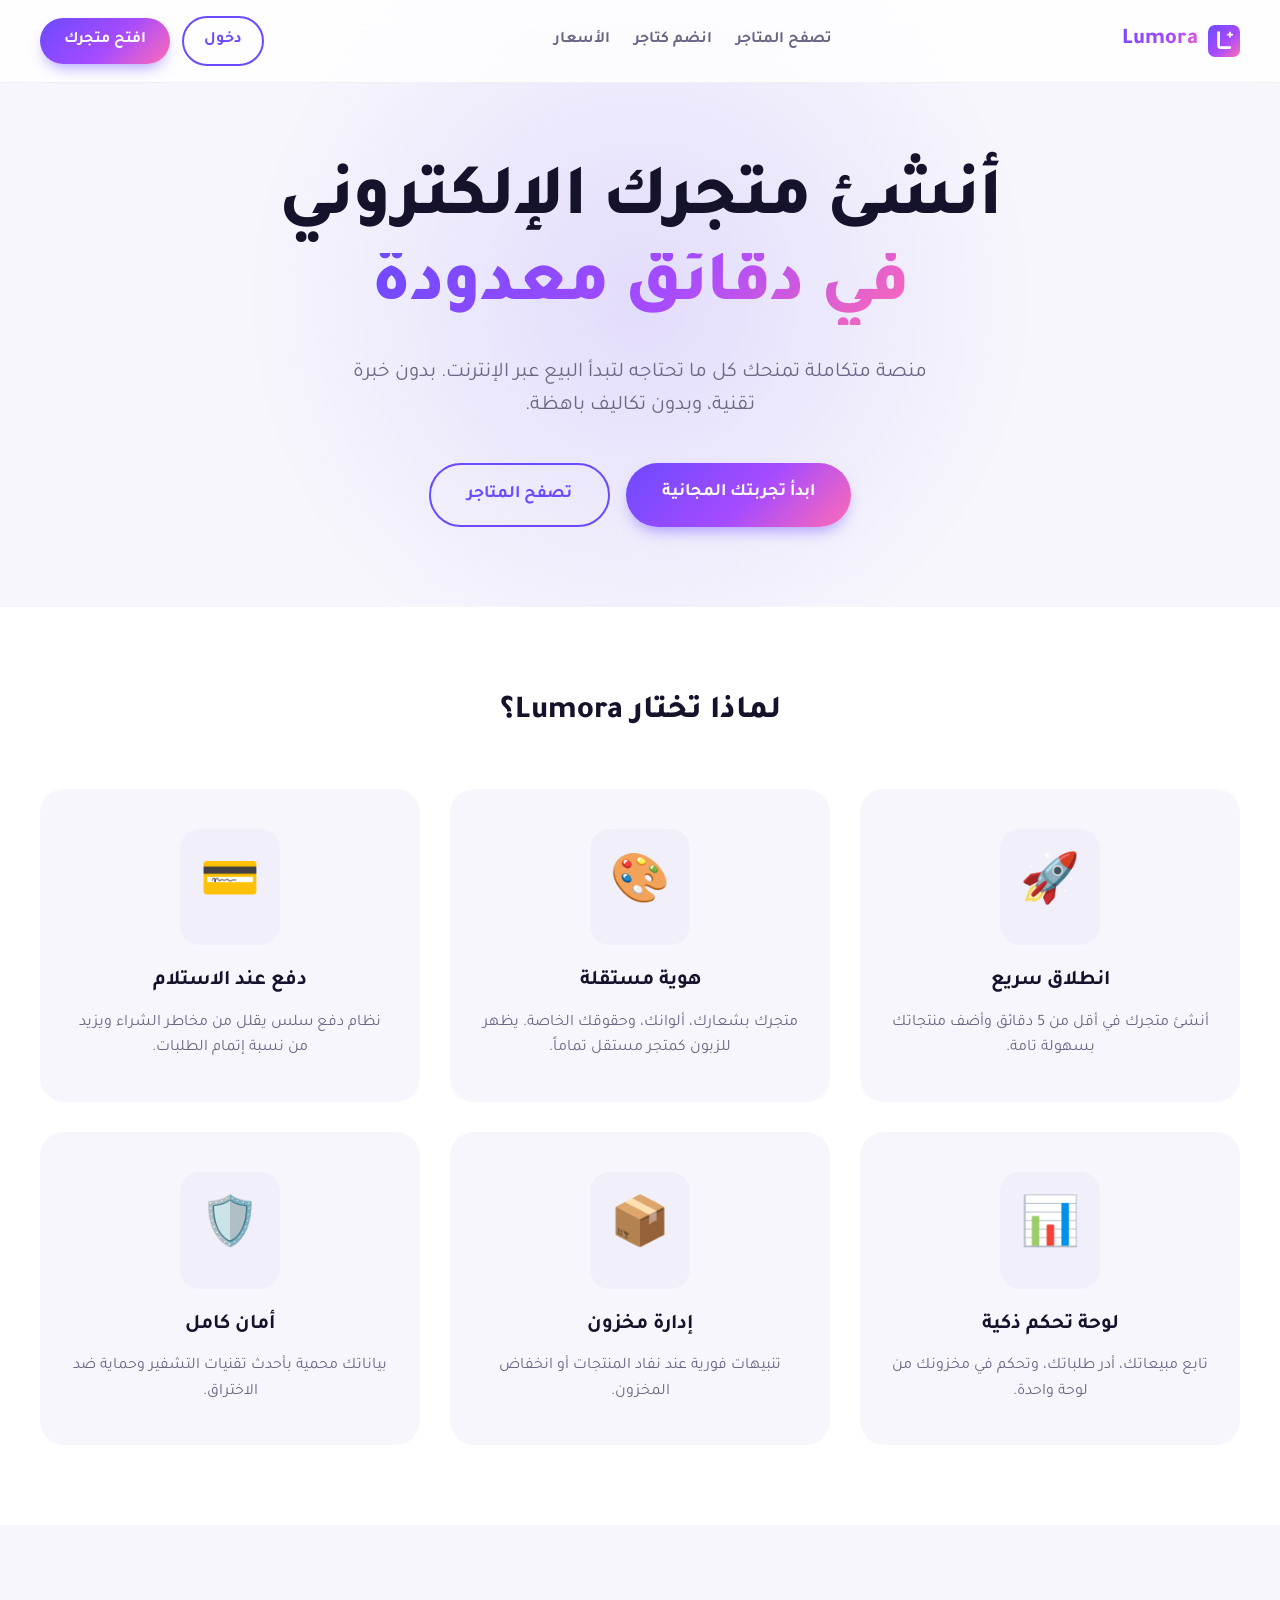
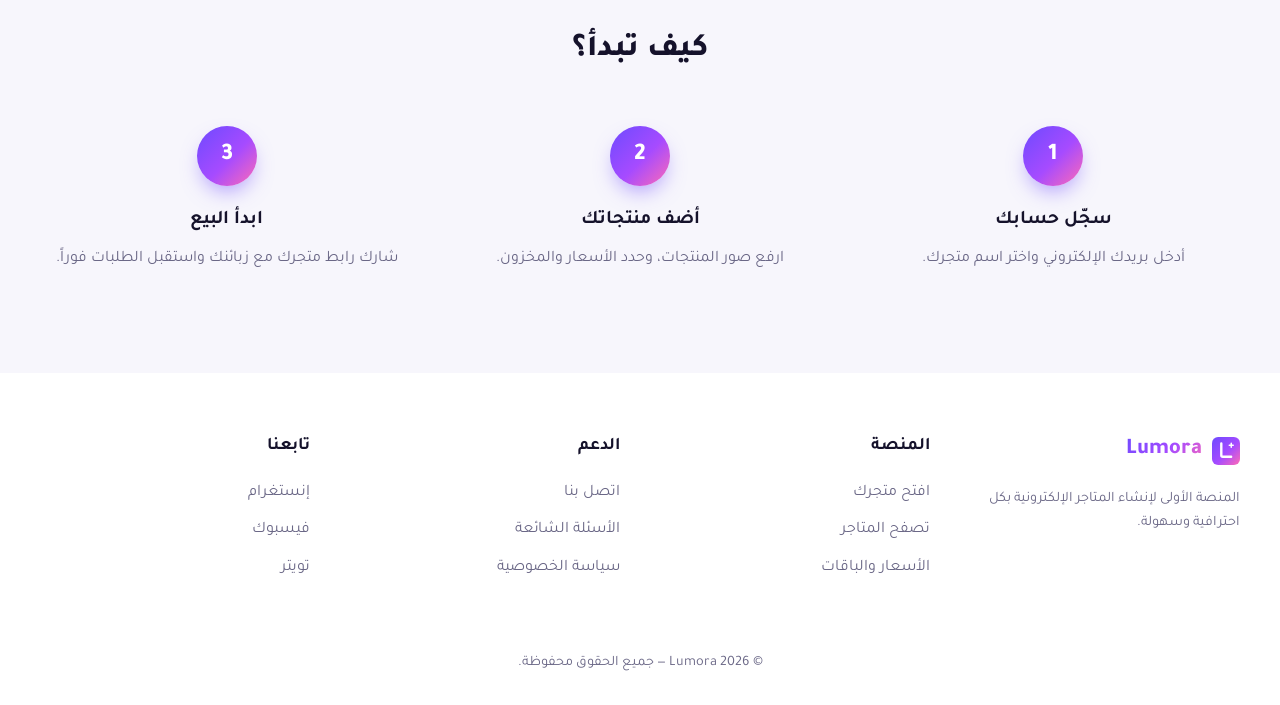
<file: index.html>
<!doctype html>
<html lang="ar" dir="rtl" data-theme="light">
<head>
<meta charset="utf-8">
<meta name="viewport" content="width=device-width,initial-scale=1">
<title>Lumora — منصة المتاجر الإلكترونية</title>
<meta name="description" content="أنشئ متجرك الإلكتروني في دقائق. تسوق من أفضل المتاجر.">
<meta name="theme-color" content="#6d4aff">
<link rel="icon" href="icon.svg" type="image/svg+xml">
<link href="https://fonts.googleapis.com/css2?family=Inter:wght@400;500;600;700;800&family=Tajawal:wght@400;500;700;800&display=swap" rel="stylesheet">
<style>
:root {
  --bg: #f7f6fc; --surface: #fff; --surface2: #f1effa; --text: #15122b; --muted: #6a6786;
  --p: #6d4aff; --a: #00c896; --grad: linear-gradient(135deg, #6d4aff 0%, #a64bff 55%, #ff6bb5 100%);
  --shadow: 0 20px 40px -10px rgba(60,40,140,.15); --radius: 24px;
}
[data-theme=dark] {
  --bg: #0c0a1a; --surface: #151229; --surface2: #1d1a36; --text: #f3f1ff; --muted: #a29fc4;
  --shadow: 0 20px 40px -10px rgba(0,0,0,.6);
}
* { box-sizing: border-box; margin: 0; font-family: 'Tajawal', 'Inter', sans-serif; }
body { background: var(--bg); color: var(--text); line-height: 1.6; overflow-x: hidden; }
a { text-decoration: none; color: inherit; }
button { cursor: pointer; border: 0; background: none; font: inherit; color: inherit; }
.wrap { width: min(1200px, 100% - 40px); margin-inline: auto; }

/* Navbar */
.navbar { position: fixed; top: 0; left: 0; right: 0; z-index: 100; background: rgba(255,255,255,0.8); backdrop-filter: blur(12px); border-bottom: 1px solid rgba(0,0,0,0.05); transition: 0.3s; }
[data-theme=dark] .navbar { background: rgba(12,10,26,0.8); border-bottom: 1px solid rgba(255,255,255,0.05); }
.nav-inner { display: flex; justify-content: space-between; align-items: center; padding: 16px 0; }
.logo { display: flex; align-items: center; gap: 10px; font-weight: 800; font-size: 1.4rem; }
.logo span { background: var(--grad); -webkit-background-clip: text; color: transparent; }
.nav-links { display: flex; gap: 24px; font-weight: 600; color: var(--muted); }
.nav-links a:hover { color: var(--p); }
.nav-actions { display: flex; gap: 12px; align-items: center; }
.btn-outline { padding: 10px 20px; border-radius: 999px; font-weight: 700; border: 2px solid var(--p); color: var(--p); transition: 0.2s; }
.btn-outline:hover { background: var(--p); color: #fff; }
.btn-primary { padding: 10px 24px; border-radius: 999px; font-weight: 700; background: var(--grad); color: #fff; transition: 0.2s; box-shadow: 0 8px 16px -6px rgba(109,74,255,0.6); }
.btn-primary:hover { transform: translateY(-2px); box-shadow: 0 12px 20px -6px rgba(109,74,255,0.8); }

/* Hero */
.hero { padding: 160px 0 80px; position: relative; text-align: center; overflow: hidden; }
.hero::before { content: ''; position: absolute; top: -100px; left: 50%; transform: translateX(-50%); width: 800px; height: 800px; background: radial-gradient(circle, rgba(109,74,255,0.15) 0%, transparent 70%); z-index: -1; }
.hero h1 { font-size: clamp(2.5rem, 6vw, 4.5rem); font-weight: 800; line-height: 1.2; margin-bottom: 24px; letter-spacing: -0.02em; }
.hero h1 span { background: var(--grad); -webkit-background-clip: text; color: transparent; }
.hero p { font-size: clamp(1.1rem, 2vw, 1.3rem); color: var(--muted); max-width: 600px; margin: 0 auto 40px; }
.hero-btns { display: flex; justify-content: center; gap: 16px; flex-wrap: wrap; }
.btn-large { padding: 16px 36px; font-size: 1.1rem; }

/* Features */
.features { padding: 80px 0; background: var(--surface); }
.section-title { text-align: center; font-size: 2rem; font-weight: 800; margin-bottom: 50px; }
.features-grid { display: grid; grid-template-columns: repeat(auto-fit, minmax(300px, 1fr)); gap: 30px; }
.feature-card { background: var(--bg); padding: 40px 30px; border-radius: var(--radius); text-align: center; transition: 0.3s; border: 1px solid var(--line); }
.feature-card:hover { transform: translateY(-5px); box-shadow: var(--shadow); }
.feature-icon { font-size: 3rem; margin-bottom: 20px; display: inline-block; padding: 20px; background: var(--surface2); border-radius: 20px; }
.feature-card h3 { font-size: 1.3rem; margin-bottom: 12px; }
.feature-card p { color: var(--muted); }

/* Steps */
.steps { padding: 100px 0; }
.steps-grid { display: grid; grid-template-columns: repeat(auto-fit, minmax(250px, 1fr)); gap: 40px; position: relative; }
.step { text-align: center; position: relative; }
.step-num { width: 60px; height: 60px; background: var(--grad); color: #fff; font-size: 1.5rem; font-weight: 800; border-radius: 50%; display: grid; place-items: center; margin: 0 auto 20px; box-shadow: 0 10px 20px -5px rgba(109,74,255,0.5); }
.step h3 { font-size: 1.2rem; margin-bottom: 10px; }
.step p { color: var(--muted); }

/* Footer */
.footer { background: var(--surface); padding: 60px 0 30px; border-top: 1px solid var(--line); }
.footer-grid { display: grid; grid-template-columns: repeat(auto-fit, minmax(200px, 1fr)); gap: 40px; margin-bottom: 40px; }
.footer-col h4 { font-size: 1.1rem; margin-bottom: 20px; }
.footer-col ul { list-style: none; padding: 0; display: grid; gap: 12px; }
.footer-col a { color: var(--muted); transition: 0.2s; }
.footer-col a:hover { color: var(--p); }
.footer-bottom { text-align: center; color: var(--muted); border-top: 1px solid var(--line); padding-top: 30px; font-size: 0.9rem; }

@media (max-width: 768px) {
  .nav-links { display: none; }
}
</style>
</head>
<body>

<nav class="navbar">
  <div class="wrap nav-inner">
    <a href="./" class="logo">
      <img src="icon.svg" alt="" width="32" height="32">
      <span>Lumora</span>
    </a>
    <div class="nav-links">
      <a href="stores.html">تصفح المتاجر</a>
      <a href="become-vendor.html">انضم كتاجر</a>
      <a href="policies.html">الأسعار</a>
    </div>
    <div class="nav-actions">
      <a href="login.html" class="btn-outline">دخول</a>
      <a href="become-vendor.html" class="btn-primary">افتح متجرك</a>
    </div>
  </div>
</nav>

<section class="hero">
  <div class="wrap">
    <h1>أنشئ متجرك الإلكتروني <br><span>في دقائق معدودة</span></h1>
    <p>منصة متكاملة تمنحك كل ما تحتاجه لتبدأ البيع عبر الإنترنت. بدون خبرة تقنية، وبدون تكاليف باهظة.</p>
    <div class="hero-btns">
      <a href="become-vendor.html" class="btn-primary btn-large">ابدأ تجربتك المجانية</a>
      <a href="stores.html" class="btn-outline btn-large">تصفح المتاجر</a>
    </div>
  </div>
</section>

<section class="features">
  <div class="wrap">
    <h2 class="section-title">لماذا تختار Lumora؟</h2>
    <div class="features-grid">
      <div class="feature-card">
        <div class="feature-icon">🚀</div>
        <h3>انطلاق سريع</h3>
        <p>أنشئ متجرك في أقل من 5 دقائق وأضف منتجاتك بسهولة تامة.</p>
      </div>
      <div class="feature-card">
        <div class="feature-icon">🎨</div>
        <h3>هوية مستقلة</h3>
        <p>متجرك بشعارك، ألوانك، وحقوقك الخاصة. يظهر للزبون كمتجر مستقل تماماً.</p>
      </div>
      <div class="feature-card">
        <div class="feature-icon">💳</div>
        <h3>دفع عند الاستلام</h3>
        <p>نظام دفع سلس يقلل من مخاطر الشراء ويزيد من نسبة إتمام الطلبات.</p>
      </div>
      <div class="feature-card">
        <div class="feature-icon">📊</div>
        <h3>لوحة تحكم ذكية</h3>
        <p>تابع مبيعاتك، أدر طلباتك، وتحكم في مخزونك من لوحة واحدة.</p>
      </div>
      <div class="feature-card">
        <div class="feature-icon">📦</div>
        <h3>إدارة مخزون</h3>
        <p>تنبيهات فورية عند نفاد المنتجات أو انخفاض المخزون.</p>
      </div>
      <div class="feature-card">
        <div class="feature-icon">🛡️</div>
        <h3>أمان كامل</h3>
        <p>بياناتك محمية بأحدث تقنيات التشفير وحماية ضد الاختراق.</p>
      </div>
    </div>
  </div>
</section>

<section class="steps">
  <div class="wrap">
    <h2 class="section-title">كيف تبدأ؟</h2>
    <div class="steps-grid">
      <div class="step">
        <div class="step-num">1</div>
        <h3>سجّل حسابك</h3>
        <p>أدخل بريدك الإلكتروني واختر اسم متجرك.</p>
      </div>
      <div class="step">
        <div class="step-num">2</div>
        <h3>أضف منتجاتك</h3>
        <p>ارفع صور المنتجات، وحدد الأسعار والمخزون.</p>
      </div>
      <div class="step">
        <div class="step-num">3</div>
        <h3>ابدأ البيع</h3>
        <p>شارك رابط متجرك مع زبائنك واستقبل الطلبات فوراً.</p>
      </div>
    </div>
  </div>
</section>

<footer class="footer">
  <div class="wrap">
    <div class="footer-grid">
      <div class="footer-col">
        <a href="./" class="logo" style="margin-bottom: 20px;">
          <img src="icon.svg" alt="" width="28" height="28">
          <span>Lumora</span>
        </a>
        <p style="color: var(--muted); font-size: 0.9rem;">المنصة الأولى لإنشاء المتاجر الإلكترونية بكل احترافية وسهولة.</p>
      </div>
      <div class="footer-col">
        <h4>المنصة</h4>
        <ul>
          <li><a href="become-vendor.html">افتح متجرك</a></li>
          <li><a href="stores.html">تصفح المتاجر</a></li>
          <li><a href="policies.html">الأسعار والباقات</a></li>
        </ul>
      </div>
      <div class="footer-col">
        <h4>الدعم</h4>
        <ul>
          <li><a href="contact.html">اتصل بنا</a></li>
          <li><a href="policies.html#faq">الأسئلة الشائعة</a></li>
          <li><a href="policies.html#privacy">سياسة الخصوصية</a></li>
        </ul>
      </div>
      <div class="footer-col">
        <h4>تابعنا</h4>
        <ul>
          <li><a href="#">إنستغرام</a></li>
          <li><a href="#">فيسبوك</a></li>
          <li><a href="#">تويتر</a></li>
        </ul>
      </div>
    </div>
    <div class="footer-bottom">
      © 2026 Lumora — جميع الحقوق محفوظة.
    </div>
  </div>
</footer>

<script>
// تأثير بسيط عند التمرير
window.addEventListener('scroll', () => {
  const nav = document.querySelector('.navbar');
  if (window.scrollY > 20) {
    nav.style.boxShadow = '0 4px 20px rgba(0,0,0,0.05)';
  } else {
    nav.style.boxShadow = 'none';
  }
});
</script>
</body>
</html>
</file>
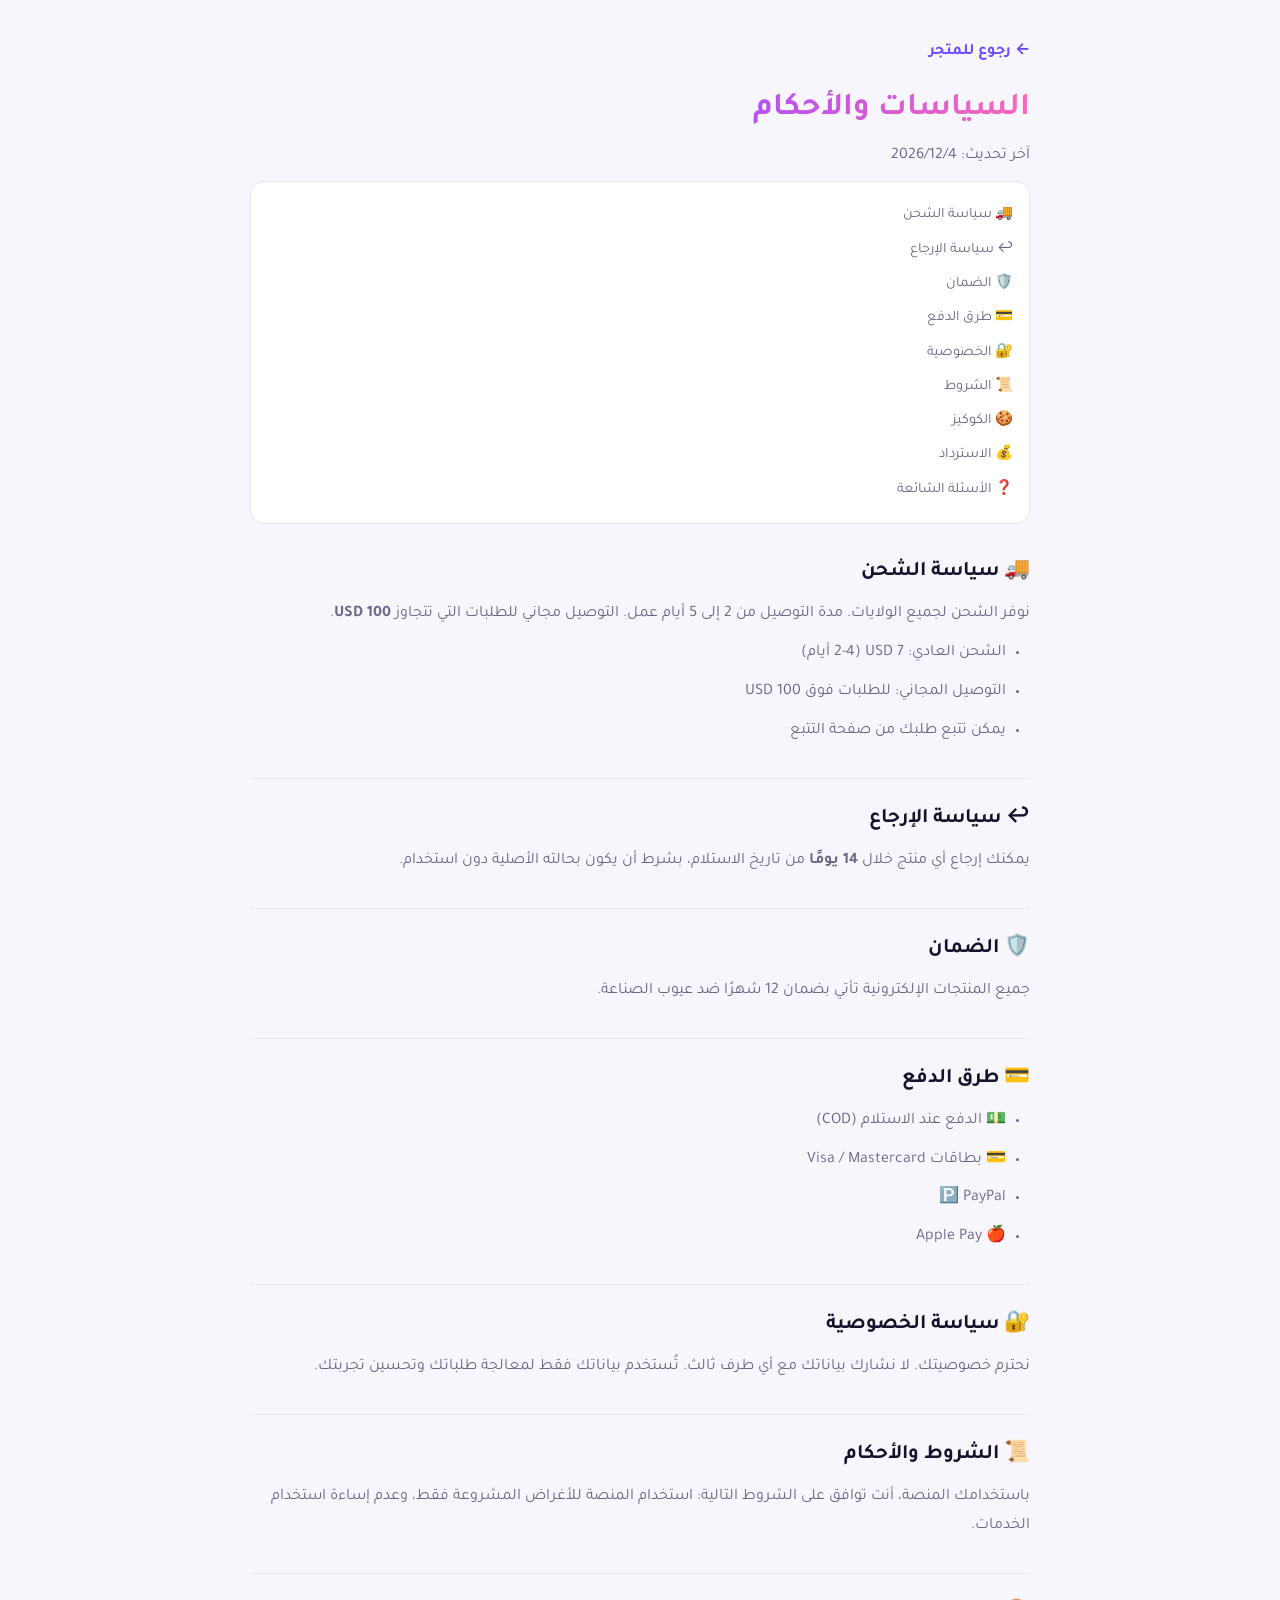
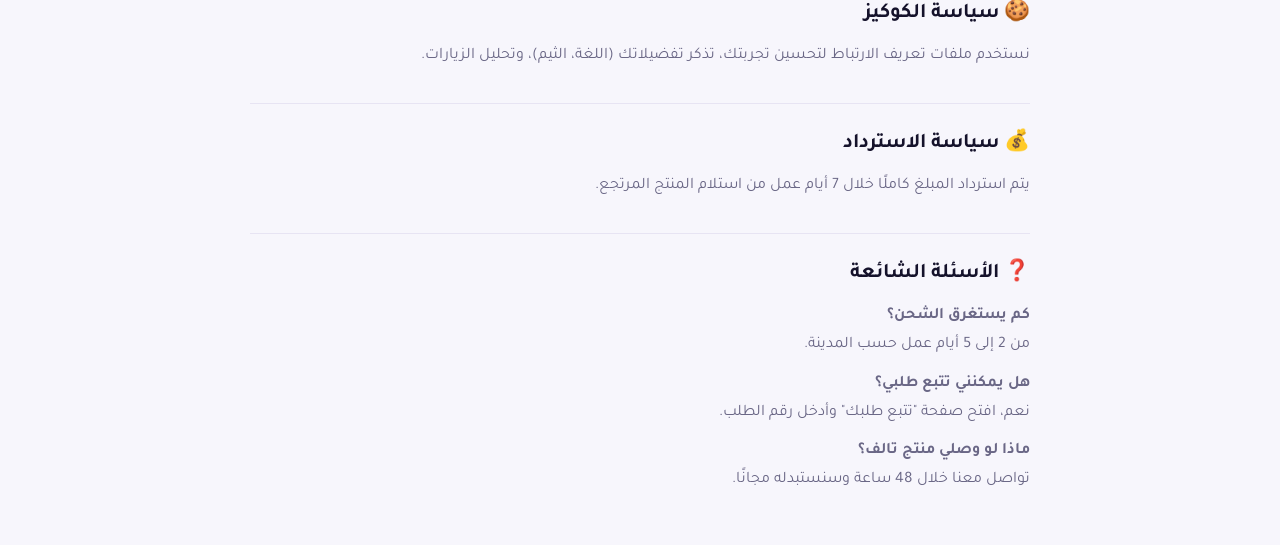
<file: policies.html>
<!doctype html>
<html lang="ar" dir="rtl" data-theme="light">
<head>
<meta charset="utf-8">
<meta name="viewport" content="width=device-width,initial-scale=1">
<title>السياسات — Lumora</title>
<meta name="theme-color" content="#6d4aff">
<link rel="icon" href="icon.svg" type="image/svg+xml">
<link rel="preconnect" href="https://fonts.googleapis.com">
<link rel="preconnect" href="https://fonts.gstatic.com" crossorigin>
<link href="https://fonts.googleapis.com/css2?family=Inter:wght@400;500;600;700;800&family=Tajawal:wght@400;500;700;800&display=swap" rel="stylesheet">
<link rel="stylesheet" href="css/style.css">
<style>
  .policy-wrap{max-width:820px;margin:0 auto;padding:40px 20px}
  .policy-wrap h1{font-size:2rem;margin-bottom:8px;background:var(--grad);-webkit-background-clip:text;background-clip:text;color:transparent}
  .policy-wrap h2{font-size:1.3rem;margin:32px 0 12px;padding-top:24px;border-top:1px solid var(--line)}
  .policy-wrap h2:first-of-type{border-top:0;padding-top:0}
  .policy-wrap p,.policy-wrap li{color:var(--muted);line-height:1.8;margin-bottom:10px}
  .policy-wrap ul{padding-inline-start:24px}
  .policy-nav{position:sticky;top:80px;background:var(--surface);border:1px solid var(--line);border-radius:14px;padding:16px;margin-bottom:24px}
  .policy-nav a{display:block;color:var(--muted);text-decoration:none;padding:6px 0;font-size:.9rem}
  .policy-nav a:hover{color:var(--p)}
  .back{display:inline-block;margin-bottom:20px;color:var(--p);text-decoration:none;font-weight:700}
</style>
</head>
<body>

<div class="policy-wrap">
  <a href="./" class="back">← رجوع للمتجر</a>
  <h1>السياسات والأحكام</h1>
  <p>آخر تحديث: <span id="lastUpdated"></span></p>

  <nav class="policy-nav">
    <a href="#shipping">🚚 سياسة الشحن</a>
    <a href="#returns">↩️ سياسة الإرجاع</a>
    <a href="#warranty">🛡️ الضمان</a>
    <a href="#payment">💳 طرق الدفع</a>
    <a href="#privacy">🔐 الخصوصية</a>
    <a href="#terms">📜 الشروط</a>
    <a href="#cookies">🍪 الكوكيز</a>
    <a href="#refund">💰 الاسترداد</a>
    <a href="#faq">❓ الأسئلة الشائعة</a>
  </nav>

  <h2 id="shipping">🚚 سياسة الشحن</h2>
  <p>نوفر الشحن لجميع الولايات. مدة التوصيل من 2 إلى 5 أيام عمل. التوصيل مجاني للطلبات التي تتجاوز <b>100 USD</b>.</p>
  <ul>
    <li>الشحن العادي: 7 USD (2-4 أيام)</li>
    <li>التوصيل المجاني: للطلبات فوق 100 USD</li>
    <li>يمكن تتبع طلبك من صفحة التتبع</li>
  </ul>

  <h2 id="returns">↩️ سياسة الإرجاع</h2>
  <p>يمكنك إرجاع أي منتج خلال <b>14 يومًا</b> من تاريخ الاستلام، بشرط أن يكون بحالته الأصلية دون استخدام.</p>

  <h2 id="warranty">🛡️ الضمان</h2>
  <p>جميع المنتجات الإلكترونية تأتي بضمان 12 شهرًا ضد عيوب الصناعة.</p>

  <h2 id="payment">💳 طرق الدفع</h2>
  <ul>
    <li>💵 الدفع عند الاستلام (COD)</li>
    <li>💳 بطاقات Visa / Mastercard</li>
    <li>🅿️ PayPal</li>
    <li>🍎 Apple Pay</li>
  </ul>

  <h2 id="privacy">🔐 سياسة الخصوصية</h2>
  <p>نحترم خصوصيتك. لا نشارك بياناتك مع أي طرف ثالث. تُستخدم بياناتك فقط لمعالجة طلباتك وتحسين تجربتك.</p>

  <h2 id="terms">📜 الشروط والأحكام</h2>
  <p>باستخدامك المنصة، أنت توافق على الشروط التالية: استخدام المنصة للأغراض المشروعة فقط، وعدم إساءة استخدام الخدمات.</p>

  <h2 id="cookies">🍪 سياسة الكوكيز</h2>
  <p>نستخدم ملفات تعريف الارتباط لتحسين تجربتك، تذكر تفضيلاتك (اللغة، الثيم)، وتحليل الزيارات.</p>

  <h2 id="refund">💰 سياسة الاسترداد</h2>
  <p>يتم استرداد المبلغ كاملًا خلال 7 أيام عمل من استلام المنتج المرتجع.</p>

  <h2 id="faq">❓ الأسئلة الشائعة</h2>
  <p><b>كم يستغرق الشحن؟</b><br>من 2 إلى 5 أيام عمل حسب المدينة.</p>
  <p><b>هل يمكنني تتبع طلبي؟</b><br>نعم، افتح صفحة "تتبع طلبك" وأدخل رقم الطلب.</p>
  <p><b>ماذا لو وصلي منتج تالف؟</b><br>تواصل معنا خلال 48 ساعة وسنستبدله مجانًا.</p>

</div>

<script>
document.getElementById('lastUpdated').textContent = new Date().toLocaleDateString('ar');
</script>
</body>
</html>
</file>
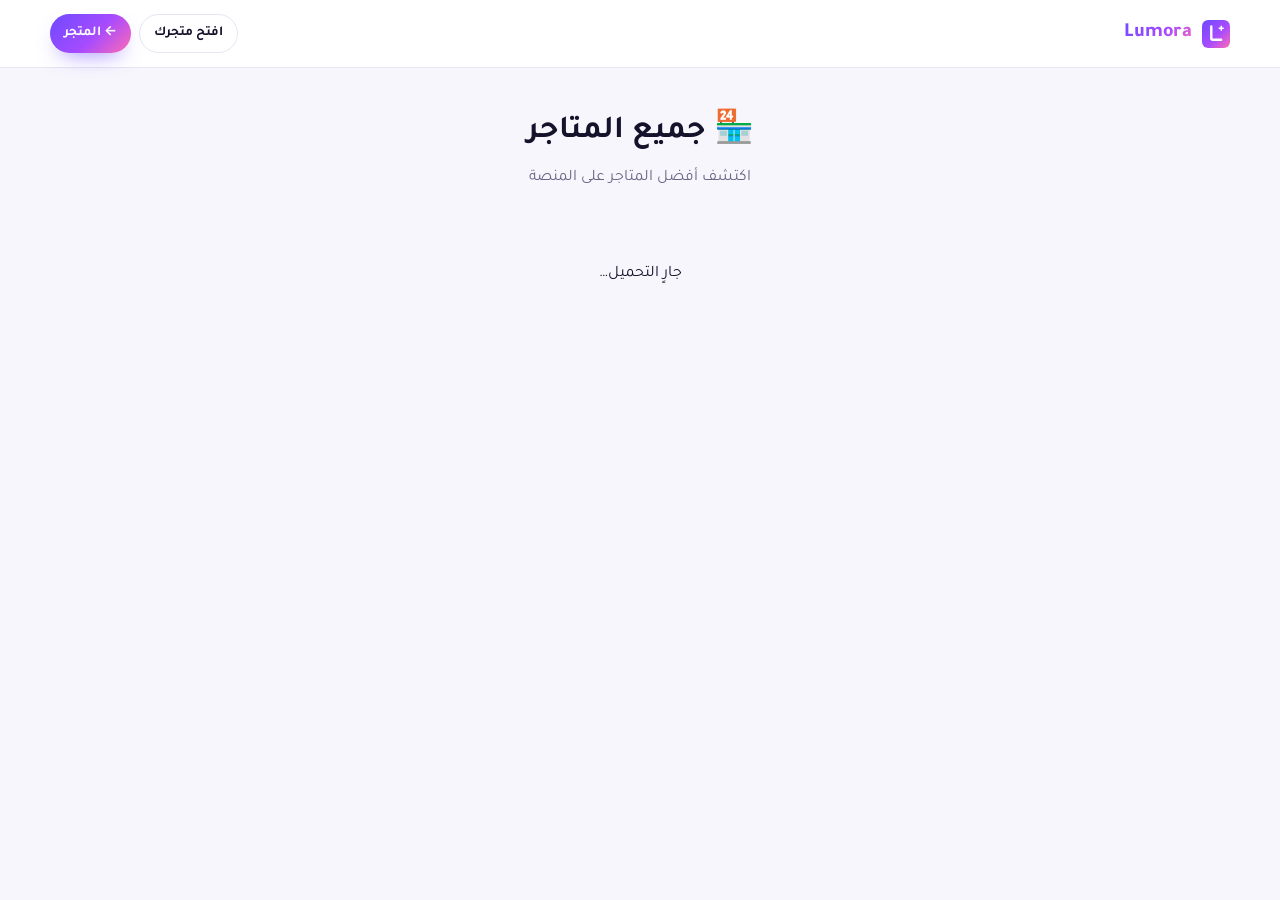
<file: stores.html>
<!doctype html>
<html lang="ar" dir="rtl" data-theme="light">
<head>
<meta charset="utf-8">
<meta name="viewport" content="width=device-width,initial-scale=1">
<title>المتاجر — Lumora</title>
<meta name="theme-color" content="#6d4aff">
<link rel="icon" href="icon.svg" type="image/svg+xml">
<link rel="preconnect" href="https://fonts.googleapis.com">
<link rel="preconnect" href="https://fonts.gstatic.com" crossorigin>
<link href="https://fonts.googleapis.com/css2?family=Inter:wght@400;500;600;700;800&family=Tajawal:wght@400;500;700;800&display=swap" rel="stylesheet">
<link rel="stylesheet" href="css/style.css">
<style>
  .stores-wrap{max-width:1200px;margin:0 auto;padding:40px 20px}
  .stores-wrap h1{text-align:center;margin-bottom:8px;font-size:2rem}
  .stores-wrap > p{text-align:center;color:var(--muted);margin-bottom:32px}
  .stores-grid{display:grid;grid-template-columns:repeat(auto-fill,minmax(280px,1fr));gap:20px}
  .store-card{background:var(--surface);border:1px solid var(--line);border-radius:20px;overflow:hidden;transition:.3s;text-decoration:none;color:inherit;display:block}
  .store-card:hover{transform:translateY(-4px);box-shadow:var(--shadow);border-color:var(--p)}
  .store-cover{height:120px;background:var(--grad);position:relative}
  .store-logo{width:80px;height:80px;border-radius:20px;background:var(--surface);border:4px solid var(--surface);position:absolute;bottom:-40px;inset-inline-start:20px;display:grid;place-items:center;font-size:2rem;font-weight:800;color:var(--p);box-shadow:var(--shadow)}
  .store-body{padding:50px 20px 20px}
  .store-body h3{margin-bottom:4px;font-size:1.15rem}
  .store-body .meta{color:var(--muted);font-size:.85rem;margin-bottom:12px}
  .store-body .stats{display:flex;gap:16px;font-size:.85rem;color:var(--muted);padding-top:12px;border-top:1px solid var(--line)}
  .store-body .stats b{color:var(--p);font-weight:800}
</style>
</head>
<body>

<header class="header" style="position:sticky;top:0;background:var(--surface);border-bottom:1px solid var(--line)">
  <div class="wrap" style="display:flex;justify-content:space-between;align-items:center;padding:14px 0">
    <a class="logo" href="./"><img src="icon.svg" width="28" height="28" alt=""><span class="brand2">Lumora</span></a>
    <div style="display:flex;gap:8px">
      <a href="become-vendor.html" class="btn ghost sm">افتح متجرك</a>
      <a href="./" class="btn sm">← المتجر</a>
    </div>
  </div>
</header>

<div class="stores-wrap">
  <h1>🏪 جميع المتاجر</h1>
  <p>اكتشف أفضل المتاجر على المنصة</p>
  <div class="stores-grid" id="storesGrid">
    <p class="muted" style="grid-column:1/-1;text-align:center;padding:40px">جارٍ التحميل…</p>
  </div>
</div>

<script>
const sb = window.supabase.createClient(
  'https://mpoqvpqeysgoqjtcwtfk.supabase.co',
  'eyJhbGciOiJIUzI1NiIsInR5cCI6IkpXVCJ9.eyJpc3MiOiJzdXBhYmFzZSIsInJlZiI6Im1wb3F2cHFleXNnb3FqdGN3dGZrIiwicm9sZSI6ImFub24iLCJpYXQiOjE3OTE0ODE1NTUsImV4cCI6MjEwNzA1NzU1NX0.i0YEZkxAmy4wEnX0QP8Hm2erm1bxPFmO6sp78clevb0'
);
const esc = s => String(s ?? '').replace(/[&<>"']/g, c => ({'&':'&amp;','<':'&lt;','>':'&gt;','"':'&quot;',"'":'&#39;'}[c]));

(async () => {
  const { data, error } = await sb.from('vendors')
    .select('*')
    .eq('status', 'approved')
    .order('total_sales', { ascending: false });

  const grid = document.getElementById('storesGrid');

  if (error || !data || !data.length) {
    grid.innerHTML = '<p class="muted" style="grid-column:1/-1;text-align:center;padding:40px">لا توجد متاجر بعد. كن أول من يفتح متجرًا! <br><br><a href="become-vendor.html" class="btn">افتح متجرك الآن</a></p>';
    return;
  }

  grid.innerHTML = data.map(v => `
    <a class="store-card" href="store.html?slug=${encodeURIComponent(v.store_slug)}">
      <div class="store-cover"></div>
      <div class="store-logo">${esc(v.store_name.charAt(0))}</div>
      <div class="store-body">
        <h3>${esc(v.store_name)} ${v.verified ? '✓' : ''}</h3>
        <p class="meta">${esc(v.store_description || 'متجر على Lumora').slice(0, 80)}</p>
        <div class="stats">
          <span>⭐ <b>${Number(v.rating || 0).toFixed(1)}</b></span>
          <span>📦 <b>${v.total_products || 0}</b> منتج</span>
          <span>🛒 <b>${v.total_orders || 0}</b> طلب</span>
        </div>
      </div>
    </a>
  `).join('');
})();
</script>
</body>
</html>
</file>
<file: css/style.css>
:root{
  --bg:#f7f6fc;--surface:#fff;--surface2:#f1effa;--text:#15122b;--muted:#6a6786;--line:#e7e4f3;
  --p:#6d4aff;--p2:#a26bff;--a:#00c896;--danger:#ff4d6d;--warn:#ff9f1c;
  --grad:linear-gradient(135deg,#6d4aff 0%,#a64bff 55%,#ff6bb5 100%);
  --r:18px;--shadow:0 12px 32px -14px rgba(60,40,140,.28);--ring:0 0 0 3px rgba(109,74,255,.28);
  --font:'Inter','Tajawal',system-ui,-apple-system,'Segoe UI',Roboto,sans-serif;
}
[data-theme=dark]{
  --bg:#0c0a1a;--surface:#151229;--surface2:#1d1a36;--text:#f3f1ff;--muted:#a29fc4;--line:#292546;
  --shadow:0 12px 32px -14px rgba(0,0,0,.7);--ring:0 0 0 3px rgba(162,107,255,.4);
}
html[lang=ar]{--font:'Tajawal','Inter',system-ui,sans-serif}
*{box-sizing:border-box;margin:0}
html{scroll-behavior:smooth;-webkit-text-size-adjust:100%}
body{font-family:var(--font);background:var(--bg);color:var(--text);line-height:1.55;min-height:100vh;overflow-x:hidden;transition:background .3s,color .3s}
img{max-width:100%;display:block}
button,input,select,textarea{font:inherit;color:inherit}
button{cursor:pointer;border:0;background:none}
:focus-visible{outline:none;box-shadow:var(--ring);border-radius:10px}
[hidden]{display:none!important}
.wrap{width:min(1180px,100% - 32px);margin-inline:auto}
.skip{position:absolute;inset-inline-start:8px;top:-60px;background:var(--p);color:#fff;padding:8px 14px;border-radius:10px;z-index:100}
.skip:focus{top:8px}
.topbar{background:var(--grad);color:#fff;text-align:center;font-size:.82rem;padding:7px 12px;font-weight:600}

/* Header */
.header{position:sticky;top:0;z-index:30;background:color-mix(in srgb,var(--bg) 80%,transparent);backdrop-filter:saturate(1.6) blur(14px);border-bottom:1px solid transparent;transition:border-color .2s,box-shadow .2s}
.header.sc{border-color:var(--line);box-shadow:0 8px 24px -18px rgba(0,0,0,.4)}
.hrow{display:grid;grid-template-columns:auto 1fr auto;gap:14px;align-items:center;padding:12px 0}
.logo{display:flex;align-items:center;gap:10px;font-weight:800;font-size:1.25rem;text-decoration:none;color:inherit}
.logo span{background:var(--grad);-webkit-background-clip:text;background-clip:text;color:transparent}
.search{display:flex;align-items:center;gap:8px;background:var(--surface);border:1px solid var(--line);border-radius:999px;padding:4px 14px;max-width:560px;width:100%;margin-inline:auto;transition:.2s}
.search:focus-within{border-color:var(--p);box-shadow:var(--ring)}
.search input{flex:1;min-width:0;border:0;background:none;padding:9px 4px;outline:none}
.search kbd{font:600 .72rem monospace;color:var(--muted);border:1px solid var(--line);border-radius:6px;padding:1px 6px}
.mic.rec{animation:pulse 1s infinite;color:var(--danger)}
.actions{display:flex;align-items:center;gap:6px}
.seg{display:flex;background:var(--surface);border:1px solid var(--line);border-radius:999px;padding:3px}
.seg button{padding:5px 11px;border-radius:999px;font-weight:700;font-size:.82rem;color:var(--muted);transition:.2s}
.seg button.on{background:var(--grad);color:#fff}
.icon-btn{position:relative;width:40px;height:40px;border-radius:50%;display:grid;place-items:center;font-size:1.15rem;background:var(--surface);border:1px solid var(--line);transition:.2s}
.icon-btn:hover{transform:translateY(-2px);border-color:var(--p)}
.icon-btn[aria-pressed=true]{background:var(--p);color:#fff;border-color:var(--p)}
.badge{position:absolute;top:-5px;inset-inline-end:-5px;min-width:19px;height:19px;border-radius:99px;background:var(--danger);color:#fff;font-size:.7rem;font-weight:800;display:grid;place-items:center;padding:0 5px}
.badge.bump{animation:bump .4s}

/* Buttons */
.btn{display:inline-flex;align-items:center;justify-content:center;gap:8px;background:var(--grad);color:#fff;font-weight:700;padding:11px 20px;border-radius:999px;text-decoration:none;transition:transform .2s,box-shadow .2s,opacity .2s;box-shadow:0 10px 22px -10px rgba(109,74,255,.7)}
.btn:hover{transform:translateY(-2px)}
.btn:active{transform:scale(.97)}
.btn:disabled{opacity:.45;cursor:not-allowed;transform:none;box-shadow:none}
.btn.ghost{background:var(--surface);color:var(--text);border:1px solid var(--line);box-shadow:none}
.btn.sm{padding:8px 14px;font-size:.85rem}
.btn.lg{padding:14px 28px;font-size:1.02rem}
.btn.block{width:100%}

/* Hero */
.hero{position:relative;overflow:hidden;padding:56px 0 40px}
.blob{position:absolute;border-radius:50%;filter:blur(70px);opacity:.45;z-index:0;animation:float 12s ease-in-out infinite}
.b1{width:420px;height:420px;background:#6d4aff;top:-120px;inset-inline-start:-80px}
.b2{width:380px;height:380px;background:#ff6bb5;bottom:-140px;inset-inline-end:-60px;animation-delay:-5s}
[data-theme=dark] .blob{opacity:.28}
.hgrid{position:relative;z-index:1;display:grid;grid-template-columns:1.1fr .9fr;gap:30px;align-items:center}
.pill{display:inline-block;background:var(--surface);border:1px solid var(--line);padding:6px 14px;border-radius:999px;font-weight:700;font-size:.85rem}
.htext h1{font-size:clamp(2rem,5vw,3.6rem);line-height:1.15;margin:16px 0 12px;font-weight:800;letter-spacing:-.02em}
.htext p{color:var(--muted);font-size:1.08rem;max-width:520px}
.hbtns{display:flex;flex-wrap:wrap;gap:12px;margin:24px 0}
.flash{display:inline-flex;align-items:center;gap:12px;flex-wrap:wrap;background:var(--surface);border:1px dashed var(--p);border-radius:16px;padding:10px 16px;font-weight:600}
.cd{display:flex;gap:4px;align-items:center;font-weight:800}
.cd b{background:var(--grad);color:#fff;border-radius:8px;padding:3px 8px;min-width:36px;text-align:center;font-variant-numeric:tabular-nums}
.hvis{position:relative;height:380px;perspective:900px}
.hc{position:absolute;width:210px;background:var(--surface);border:1px solid var(--line);border-radius:22px;padding:14px;box-shadow:var(--shadow);display:flex;gap:12px;align-items:center;animation:float 7s ease-in-out infinite;transform:rotateY(calc(var(--mx,0) * 8deg)) rotateX(calc(var(--my,0) * -8deg))}
.hc .ph{width:64px;height:64px;border-radius:16px;flex:none;font-size:1.9rem}
.hc b{display:block;font-size:.9rem;line-height:1.25}
.hc small{color:var(--p);font-weight:800}
.hc.c0{top:10px;inset-inline-start:6%}
.hc.c1{top:130px;inset-inline-end:2%;animation-delay:-2s}
.hc.c2{top:250px;inset-inline-start:14%;animation-delay:-4s}

.strip{display:grid;grid-template-columns:repeat(4,1fr);gap:12px;margin-bottom:34px}
.strip div{background:var(--surface);border:1px solid var(--line);border-radius:var(--r);padding:14px;display:grid;grid-template-columns:auto 1fr;column-gap:12px;align-items:center}
.strip span{grid-row:span 2;font-size:1.7rem}
.strip small{color:var(--muted)}

/* Shop */
.shop{padding-bottom:36px}
.h2{font-size:1.4rem;margin:8px 0 14px}
.chips{display:flex;gap:8px;overflow-x:auto;padding:4px 2px 12px;scrollbar-width:none}
.chips::-webkit-scrollbar{display:none}
.chip{flex:none;padding:9px 18px;border-radius:999px;background:var(--surface);border:1px solid var(--line);font-weight:700;transition:.2s}
.chip small{color:var(--muted);margin-inline-start:6px}
.chip:hover{border-color:var(--p)}
.chip.on{background:var(--grad);color:#fff;border-color:transparent}
.chip.on small{color:#fff9}
.toolbar{display:flex;flex-wrap:wrap;gap:14px;align-items:center;justify-content:space-between;margin:6px 0 16px}
.count{color:var(--muted);font-weight:600}
.range{display:flex;align-items:center;gap:10px;font-weight:600;font-size:.9rem}
.range input{accent-color:var(--p);width:150px}
.range b{min-width:64px}
select{background:var(--surface);border:1px solid var(--line);border-radius:12px;padding:9px 12px;font-weight:600}
.grid{display:grid;grid-template-columns:repeat(auto-fill,minmax(235px,1fr));gap:18px}
.card{background:var(--surface);border:1px solid var(--line);border-radius:var(--r);overflow:hidden;transition:box-shadow .25s,border-color .25s;transform:perspective(900px) rotateX(var(--rx,0deg)) rotateY(var(--ry,0deg));will-change:transform}
.card:hover{box-shadow:var(--shadow);border-color:color-mix(in srgb,var(--p) 40%,var(--line))}
.reveal{opacity:0;translate:0 18px;transition:opacity .5s,translate .5s,box-shadow .25s,border-color .25s}
.reveal.in{opacity:1;translate:0 0}
.thumb{position:relative;aspect-ratio:1;cursor:pointer;overflow:hidden;background:var(--surface2)}
.thumb img{width:100%;height:100%;object-fit:cover;transition:transform .5s}
.card:hover .thumb img,.card:hover .ph span{transform:scale(1.08)}
.ph{width:100%;height:100%;display:grid;place-items:center;background:linear-gradient(135deg,hsl(var(--h) 85% 64%),hsl(calc(var(--h) + 55) 80% 52%))}
.ph span{font-size:clamp(3rem,9vw,4.6rem);filter:drop-shadow(0 10px 14px rgba(0,0,0,.28));transition:transform .5s}
.tag{position:absolute;top:10px;inset-inline-start:10px;background:var(--danger);color:#fff;font-weight:800;font-size:.78rem;padding:3px 10px;border-radius:99px}
.tag.out{background:#222;top:auto;bottom:10px}
.heart{position:absolute;top:8px;inset-inline-end:8px;width:36px;height:36px;border-radius:50%;background:#ffffffdd;color:#e11d48;font-size:1.15rem;display:grid;place-items:center;transition:.2s;backdrop-filter:blur(6px)}
.heart:hover{transform:scale(1.15)}
.heart.on{background:#e11d48;color:#fff;animation:bump .4s}
.card .body{padding:14px}
.card h3{font-size:1rem;line-height:1.35;margin-bottom:4px;cursor:pointer;min-height:2.7em}
.stars{display:inline-block;letter-spacing:2px;font-size:.9rem;background:linear-gradient(90deg,#ffb400 var(--v),var(--line) var(--v));-webkit-background-clip:text;background-clip:text;color:transparent}
.rate{color:var(--muted);font-size:.85rem;margin-bottom:8px;display:flex;gap:6px;align-items:center}
.prow{display:flex;justify-content:space-between;align-items:center;gap:8px}
.price b{font-size:1.1rem}
.price s{color:var(--muted);font-size:.85rem;margin-inline-start:6px}
.empty{text-align:center;padding:50px 16px;color:var(--muted)}
.empty .big,.done .big{font-size:3.4rem}
.empty h3{color:var(--text)}
.grid>.empty{grid-column:1/-1}

/* Drawer */
.scrim{position:fixed;inset:0;background:rgba(10,8,25,.5);backdrop-filter:blur(4px);opacity:0;pointer-events:none;transition:opacity .3s;z-index:40}
.scrim.on{opacity:1;pointer-events:auto}
.drawer{position:fixed;inset-block:0;inset-inline-end:0;width:min(430px,100%);background:var(--surface);z-index:50;display:flex;flex-direction:column;transform:translateX(105%);transition:transform .35s cubic-bezier(.2,.8,.2,1);box-shadow:-20px 0 50px -20px rgba(0,0,0,.4)}
[dir=rtl] .drawer{transform:translateX(-105%)}
.drawer.open{transform:none}
.drawer>header{display:flex;justify-content:space-between;align-items:center;padding:16px 18px;border-bottom:1px solid var(--line)}
.dbody{flex:1;overflow:auto;padding:14px 18px}
.drawer>footer{padding:14px 18px;border-top:1px solid var(--line);background:var(--surface2)}
.ship p{font-weight:700;font-size:.9rem;margin-bottom:6px}
.bar{height:8px;background:var(--line);border-radius:99px;overflow:hidden;margin-bottom:12px}
.bar i{display:block;height:100%;background:var(--grad);border-radius:99px;transition:width .5s}
.line{display:grid;grid-template-columns:72px 1fr auto;gap:12px;align-items:center;padding:10px 0;border-bottom:1px solid var(--line)}
.lthumb{width:72px;height:72px;border-radius:14px;overflow:hidden}
.lthumb .ph span{font-size:2rem}
.linfo b{display:block;font-size:.92rem;line-height:1.3}
.linfo>span{color:var(--p);font-weight:800;font-size:.9rem}
.qty{display:inline-flex;align-items:center;gap:2px;border:1px solid var(--line);border-radius:99px;margin-top:6px;margin-inline-start:10px}
.qty button{width:28px;height:28px;font-weight:800;border-radius:50%}
.qty button:hover{background:var(--surface2)}
.qty span{min-width:24px;text-align:center;font-weight:700}
.rm{color:var(--muted);width:32px;height:32px;border-radius:50%}
.rm:hover{background:var(--surface2);color:var(--danger)}
.coupon{display:flex;gap:8px;margin-bottom:12px}
.coupon input,.form input,.form textarea,.form select{flex:1;width:100%;background:var(--surface);border:1px solid var(--line);border-radius:12px;padding:10px 12px;outline:none}
.coupon input:focus,.form input:focus,.form textarea:focus{border-color:var(--p);box-shadow:var(--ring)}
.sum{display:grid;gap:6px;margin-bottom:12px}
.sum div{display:flex;justify-content:space-between}
.sum dt{color:var(--muted)}
.sum dd{font-weight:700;margin:0}
.sum .g dd{color:var(--a)}
.sum .tot{font-size:1.15rem;border-top:1px dashed var(--line);padding-top:8px;margin-top:2px}
.sum .tot dt{color:var(--text);font-weight:800}

/* Dialogs */
dialog{border:0;padding:0;border-radius:24px;width:min(940px,calc(100% - 20px));max-height:92vh;overflow:auto;background:var(--surface);color:var(--text);box-shadow:0 30px 80px -20px rgba(0,0,0,.6);margin:auto;animation:fade .25s}
dialog::backdrop{background:rgba(10,8,25,.55);backdrop-filter:blur(6px)}
.x{position:sticky;top:12px;float:inline-end;margin:12px;z-index:5;width:38px;height:38px;border-radius:50%;background:var(--surface2);display:grid;place-items:center;border:1px solid var(--line)}
.pad{padding:26px}
.pgrid{display:grid;grid-template-columns:1fr 1fr;gap:26px;padding:26px}
.pmedia{border-radius:20px;overflow:hidden;aspect-ratio:1;background:var(--surface2)}
.pmedia .ph span{font-size:7rem}
.pinfo h2{font-size:1.6rem;line-height:1.25;margin-bottom:8px}
.pinfo .big-price{font-size:1.8rem;font-weight:800;margin:10px 0}
.pinfo .big-price s{font-size:1rem;color:var(--muted);font-weight:500;margin-inline-start:8px}
.pinfo p{color:var(--muted);margin-bottom:12px}
.stock{font-weight:700;font-size:.9rem;margin-bottom:14px}
.stock.ok{color:var(--a)}.stock.low{color:var(--warn)}.stock.no{color:var(--danger)}
.pbtns{display:flex;gap:10px;flex-wrap:wrap}
.pbtns .btn:first-child{flex:1}
.related{padding:0 26px 26px}
.related .grid{grid-template-columns:repeat(auto-fill,minmax(150px,1fr));gap:12px}
.related .card .body{padding:10px}
.related .card h3{font-size:.85rem;min-height:0}
.related .btn,.related .stars,.related .rate{display:none}
.cogrid{display:grid;grid-template-columns:1.2fr 1fr;gap:24px;margin-top:14px}
.form{display:grid;gap:12px}
.form label{display:grid;gap:5px;font-weight:600;font-size:.9rem}
.err{color:var(--danger);font-weight:600;font-size:.85rem}
.pay{background:var(--surface2);border:1px dashed var(--p);border-radius:12px;padding:10px 14px;font-weight:700}
.cosum{background:var(--surface2);border-radius:18px;padding:16px;align-self:start}
.cosum .l{display:flex;justify-content:space-between;gap:10px;padding:6px 0;font-size:.9rem;border-bottom:1px solid var(--line)}
.done{text-align:center;padding:50px 26px}
.done p{color:var(--muted);margin:8px 0}
.ono b{color:var(--p);font-size:1.2rem}
#confetti{position:fixed;inset:0;width:100%;height:100%;pointer-events:none;z-index:99;display:none}

/* Admin */
details{border:1px solid var(--line);border-radius:14px;padding:12px 16px;margin-bottom:12px}
summary{font-weight:800;cursor:pointer}
details[open] summary{margin-bottom:12px}
.f2{display:grid;grid-template-columns:repeat(auto-fit,minmax(170px,1fr));gap:10px}
.arow{display:flex;justify-content:space-between;align-items:center;gap:10px;padding:8px 0;border-bottom:1px solid var(--line);font-size:.92rem}
.arow small{color:var(--muted);display:block}
.dbtn{color:var(--danger);font-weight:700}
.row{display:flex;gap:8px;flex-wrap:wrap}
.note{color:var(--muted);font-size:.85rem;margin-top:10px}

/* Footer / toast */
.footer{border-top:1px solid var(--line);padding:30px 0 16px;margin-top:20px;background:var(--surface)}
.frow{display:flex;justify-content:space-between;gap:20px;flex-wrap:wrap;align-items:flex-start}
.frow p{color:var(--muted);max-width:380px;margin-top:8px}
.fbtns{display:flex;gap:8px;flex-wrap:wrap}
.copy{color:var(--muted);font-size:.85rem;margin-top:20px}
.brand2{font-weight:800}
.toast{position:fixed;bottom:22px;inset-inline:0;margin-inline:auto;width:max-content;max-width:90%;background:var(--text);color:var(--bg);padding:11px 20px;border-radius:99px;font-weight:700;z-index:120;opacity:0;translate:0 20px;pointer-events:none;transition:.3s}
.toast.on{opacity:1;translate:0 0}

@keyframes float{0%,100%{transform:translateY(0)}50%{transform:translateY(-14px)}}
@keyframes bump{40%{transform:scale(1.35)}}
@keyframes pulse{50%{opacity:.4}}
@keyframes fade{from{opacity:0}}
::view-transition-old(root),::view-transition-new(root){animation-duration:.35s}

@media(max-width:860px){
  .hgrid{grid-template-columns:1fr}.hvis{height:300px}.hc.c1{top:100px}.hc.c2{top:190px}
  .strip{grid-template-columns:1fr 1fr}.pgrid,.cogrid{grid-template-columns:1fr}
}
@media(max-width:720px){
  .hrow{grid-template-columns:1fr auto;grid-template-areas:"logo actions" "search search"}
  .logo{grid-area:logo}.actions{grid-area:actions}.search{grid-area:search;max-width:none}
  .search kbd{display:none}.hero{padding-top:28px}
  .grid{grid-template-columns:repeat(2,1fr);gap:12px}
  .card .body{padding:10px}.card h3{font-size:.9rem}.btn.sm{padding:7px 10px;font-size:.78rem}
  .range input{width:110px}
}
@media(prefers-reduced-motion:reduce){*,*::before,*::after{animation:none!important;transition:none!important;scroll-behavior:auto!important}.reveal{opacity:1;translate:0 0}}

/* ============================================================
   PROFESSIONAL FOOTER
   ============================================================ */

.footer {
  background: var(--surface);
  border-top: 1px solid var(--line);
  margin-top: 40px;
}

/* Newsletter Bar */
.newsletter-bar {
  background: var(--grad);
  color: #fff;
  padding: 28px 0;
}
.newsletter-inner {
  display: flex;
  align-items: center;
  justify-content: space-between;
  gap: 20px;
  flex-wrap: wrap;
}
.newsletter-text h3 {
  font-size: 1.25rem;
  margin-bottom: 4px;
  font-weight: 800;
}
.newsletter-text p {
  opacity: .9;
  font-size: .92rem;
}
.newsletter-form {
  display: flex;
  gap: 8px;
  flex: 1;
  max-width: 480px;
  min-width: 280px;
}
.newsletter-form input {
  flex: 1;
  padding: 12px 18px;
  border: 0;
  border-radius: 999px;
  outline: none;
  background: rgba(255,255,255,.95);
  color: #15122b;
  font-size: .92rem;
}
.newsletter-form .btn {
  background: #15122b;
  color: #fff;
  box-shadow: none;
  white-space: nowrap;
}
.newsletter-form .btn:hover {
  background: #000;
}

/* Footer Grid */
.footer-grid {
  display: grid;
  grid-template-columns: 1.4fr 1fr 1fr 1fr;
  gap: 32px;
  padding: 40px 0 30px;
}
@media (max-width: 900px) {
  .footer-grid { grid-template-columns: 1fr 1fr; gap: 24px; }
}
@media (max-width: 560px) {
  .footer-grid { grid-template-columns: 1fr; }
}

.footer-col h4 {
  font-size: .95rem;
  margin-bottom: 14px;
  font-weight: 800;
  text-transform: uppercase;
  letter-spacing: .04em;
  color: var(--text);
}
.footer-col ul {
  list-style: none;
  padding: 0;
  display: grid;
  gap: 8px;
}
.footer-col ul li a {
  color: var(--muted);
  text-decoration: none;
  font-size: .9rem;
  transition: color .2s, transform .2s;
  display: inline-block;
}
.footer-col ul li a:hover {
  color: var(--p);
  transform: translateX(-3px);
}
[dir="ltr"] .footer-col ul li a:hover {
  transform: translateX(3px);
}

.footer-about p {
  color: var(--muted);
  font-size: .92rem;
  margin: 12px 0 16px;
  line-height: 1.7;
}
.footer-about .logo {
  margin-bottom: 4px;
}
.footer-badges {
  display: flex;
  gap: 8px;
  flex-wrap: wrap;
}
.badge-ssl {
  background: var(--surface2);
  border: 1px solid var(--line);
  color: var(--muted);
  font-size: .78rem;
  padding: 5px 12px;
  border-radius: 999px;
  font-weight: 600;
}

/* Social + Pay */
.footer-social-pay {
  display: grid;
  grid-template-columns: 1fr 1.4fr;
  gap: 32px;
  padding: 24px 0;
  border-top: 1px solid var(--line);
  border-bottom: 1px solid var(--line);
}
@media (max-width: 720px) {
  .footer-social-pay { grid-template-columns: 1fr; gap: 20px; }
}
.footer-social-pay h5 {
  font-size: .82rem;
  text-transform: uppercase;
  letter-spacing: .05em;
  color: var(--muted);
  font-weight: 700;
  margin-bottom: 12px;
}
.social-icons {
  display: flex;
  gap: 8px;
  flex-wrap: wrap;
}
.social-icons a {
  width: 40px;
  height: 40px;
  border-radius: 50%;
  display: grid;
  place-items: center;
  background: var(--surface2);
  color: var(--muted);
  transition: all .25s;
  border: 1px solid var(--line);
}
.social-icons a:hover {
  background: var(--p);
  color: #fff;
  border-color: var(--p);
  transform: translateY(-3px);
  box-shadow: 0 8px 16px -8px rgba(109,74,255,.6);
}
.pay-icons {
  display: flex;
  gap: 8px;
  flex-wrap: wrap;
}
.pay-badge {
  background: var(--surface2);
  border: 1px solid var(--line);
  padding: 8px 14px;
  border-radius: 10px;
  font-size: .82rem;
  font-weight: 700;
  color: var(--text);
}

/* Footer Bottom */
.footer-bottom {
  padding: 18px 0;
}
.footer-bottom-inner {
  display: flex;
  justify-content: space-between;
  align-items: center;
  gap: 14px;
  flex-wrap: wrap;
}
.copyright {
  color: var(--muted);
  font-size: .85rem;
}
.footer-meta {
  display: flex;
  gap: 8px;
  align-items: center;
  flex-wrap: wrap;
  font-size: .85rem;
}
.footer-meta a {
  color: var(--muted);
  text-decoration: none;
}
.footer-meta a:hover {
  color: var(--p);
}
.footer-meta span {
  color: var(--line);
}

/* Back to top */
.back-to-top {
  position: fixed;
  bottom: 24px;
  inset-inline-end: 24px;
  width: 48px;
  height: 48px;
  border-radius: 50%;
  background: var(--grad);
  color: #fff;
  font-size: 1.3rem;
  font-weight: 800;
  box-shadow: 0 12px 24px -8px rgba(109,74,255,.6);
  z-index: 90;
  opacity: 0;
  visibility: hidden;
  transform: translateY(10px);
  transition: all .3s;
  display: grid;
  place-items: center;
}
.back-to-top.on {
  opacity: 1;
  visibility: visible;
  transform: translateY(0);
}
.back-to-top:hover {
  transform: translateY(-4px);
  box-shadow: 0 16px 30px -8px rgba(109,74,255,.8);
}
</file>
